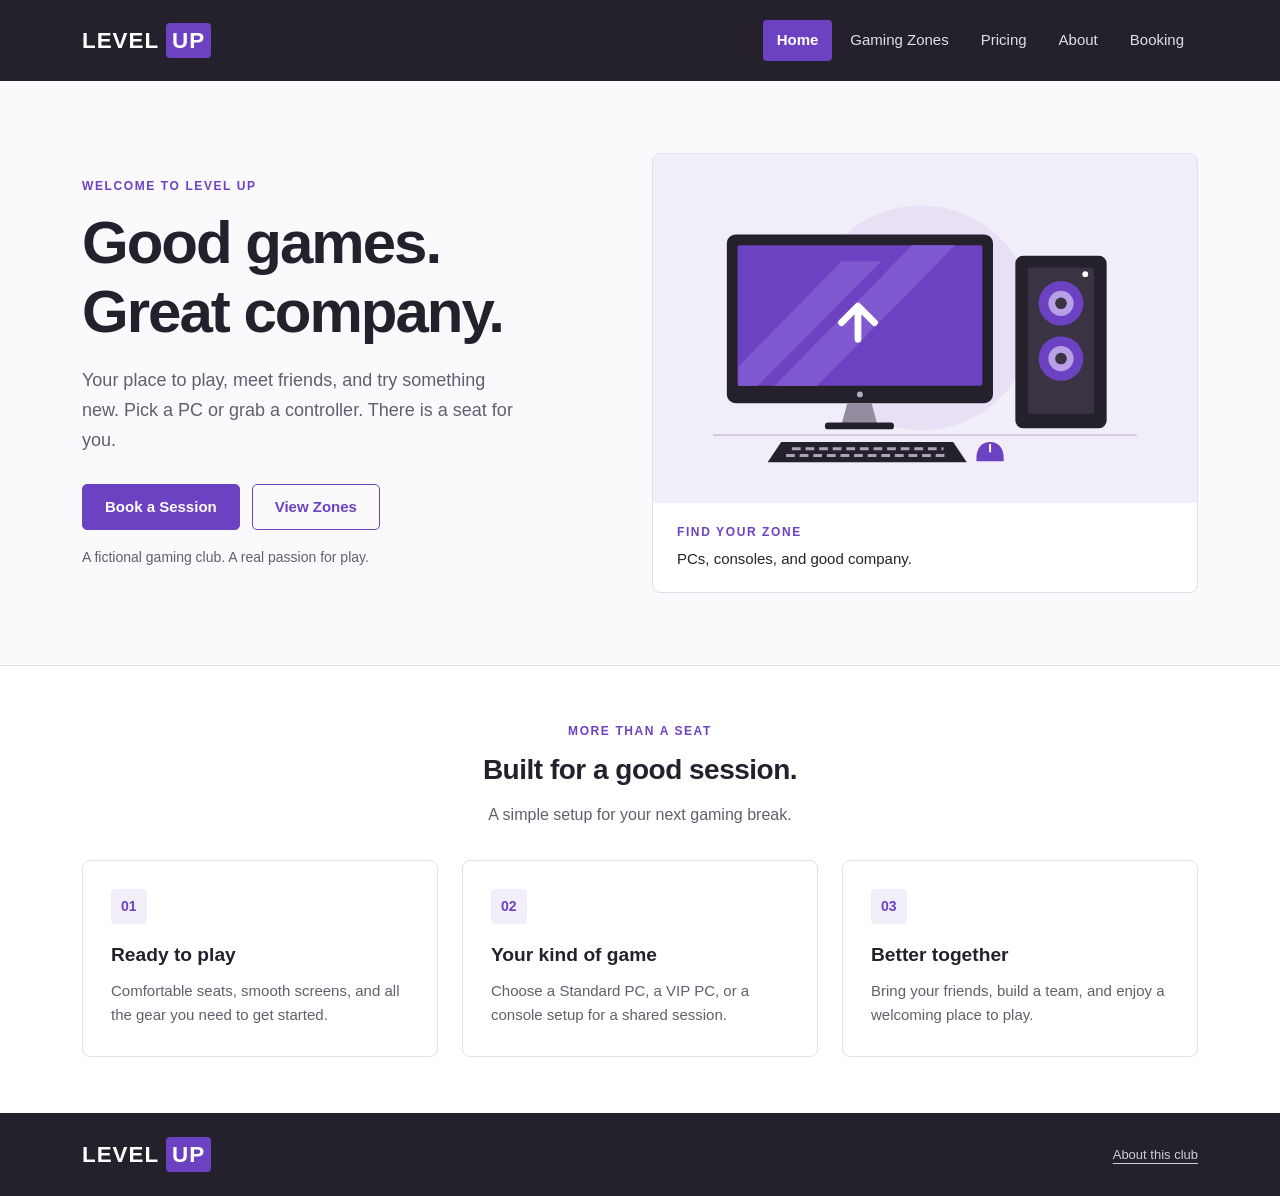
<file: index.html>
<!DOCTYPE html>
<html lang="en">
<head>
  <meta charset="UTF-8">
  <meta name="viewport" content="width=device-width, initial-scale=1.0">
  <meta name="description" content="Meet LEVEL UP, a fictional gaming club with PC and console zones. A student web project.">
  <title>LEVEL UP | Home</title>
  <link rel="stylesheet" href="vendor/bootstrap/bootstrap.min.css">
  <link rel="stylesheet" href="css/style.css">
</head>
<body>
  <a class="skip-link" href="#main-content">Skip to content</a>
  <header class="site-header">
    <div class="container header-content">
      <a class="brand" href="index.html" aria-label="LEVEL UP home">LEVEL <span>UP</span></a>
      <nav aria-label="Main navigation">
        <ul class="nav-list">
          <li><a class="active" href="index.html" aria-current="page">Home</a></li>
          <li><a href="zones.html">Gaming Zones</a></li>
          <li><a href="pricing.html">Pricing</a></li>
          <li><a href="about.html">About</a></li>
          <li><a href="booking.html">Booking</a></li>
        </ul>
      </nav>
    </div>
  </header>

  <main id="main-content">
    <section id="hero" class="container" aria-labelledby="hero-title">
      <div class="row g-4 align-items-center">
        <div class="col-12 col-lg-6">
          <p class="eyebrow">Welcome to LEVEL UP</p>
          <h1 id="hero-title">Good games.<br>Great company.</h1>
          <p class="lead hero-description">Your place to play, meet friends, and try something new. Pick a PC or grab a controller. There is a seat for you.</p>
          <div class="button-group">
            <a class="btn btn-primary" href="booking.html">Book a Session</a>
            <a class="btn btn-outline-primary" href="zones.html">View Zones</a>
          </div>
          <p class="small-note mt-3 mb-0">A fictional gaming club. A real passion for play.</p>
        </div>
        <div class="col-12 col-lg-6">
          <div class="hero-picture">
            <img src="images/standard-pc.svg" alt="A gaming PC with a monitor, tower, keyboard, and mouse" width="560" height="360">
            <div class="picture-caption">
              <span class="eyebrow mb-0">Find your zone</span>
              <span>PCs, consoles, and good company.</span>
            </div>
          </div>
        </div>
      </div>
    </section>

    <section class="benefits-section section-space" aria-labelledby="benefits-title">
      <div class="container">
        <div class="section-heading text-center">
          <p class="eyebrow">More than a seat</p>
          <h2 id="benefits-title">Built for a good session.</h2>
          <p class="mb-0">A simple setup for your next gaming break.</p>
        </div>
        <div class="row g-4">
          <div class="col-12 col-md-4">
            <article class="benefit-card">
              <span class="feature-number" aria-hidden="true">01</span>
              <h3>Ready to play</h3>
              <p class="mb-0">Comfortable seats, smooth screens, and all the gear you need to get started.</p>
            </article>
          </div>
          <div class="col-12 col-md-4">
            <article class="benefit-card">
              <span class="feature-number" aria-hidden="true">02</span>
              <h3>Your kind of game</h3>
              <p class="mb-0">Choose a Standard PC, a VIP PC, or a console setup for a shared session.</p>
            </article>
          </div>
          <div class="col-12 col-md-4">
            <article class="benefit-card">
              <span class="feature-number" aria-hidden="true">03</span>
              <h3>Better together</h3>
              <p class="mb-0">Bring your friends, build a team, and enjoy a welcoming place to play.</p>
            </article>
          </div>
        </div>
      </div>
    </section>
  </main>

  <footer class="site-footer py-4">
    <div class="container footer-content">
      <a class="brand" href="index.html" aria-label="LEVEL UP home">LEVEL <span>UP</span></a>
      <a href="about.html">About this club</a>
    </div>
  </footer>
</body>
</html>
</file>
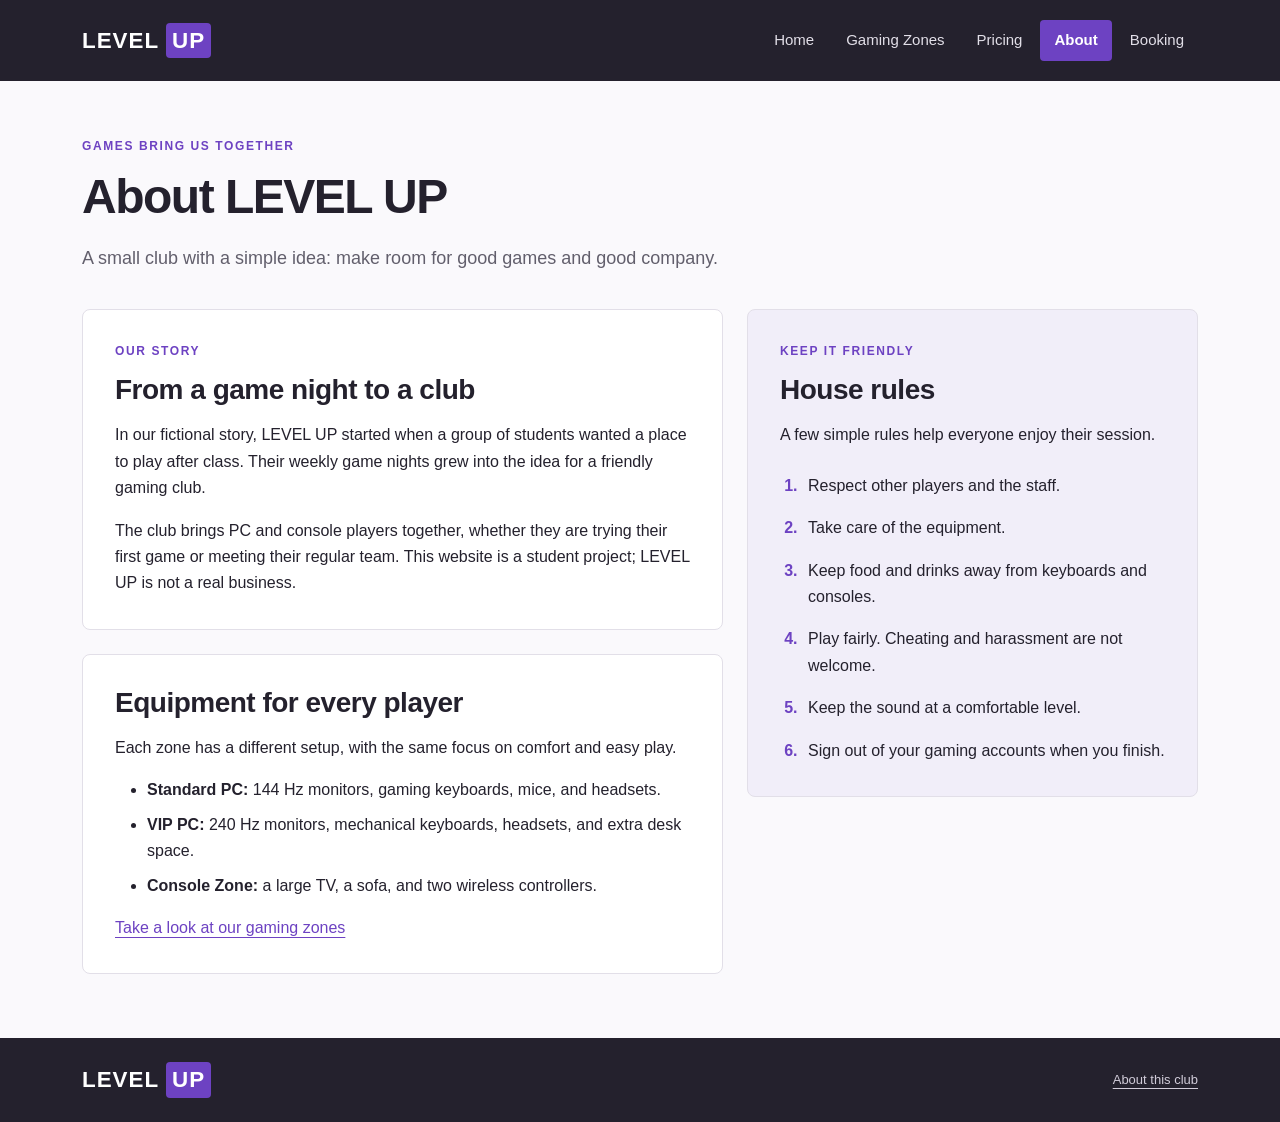
<file: about.html>
<!DOCTYPE html>
<html lang="en">
<head>
  <meta charset="UTF-8">
  <meta name="viewport" content="width=device-width, initial-scale=1.0">
  <meta name="description" content="Read the story, equipment list, and house rules of LEVEL UP, a fictional gaming club.">
  <title>LEVEL UP | About</title>
  <link rel="stylesheet" href="vendor/bootstrap/bootstrap.min.css">
  <link rel="stylesheet" href="css/style.css">
</head>
<body>
  <a class="skip-link" href="#main-content">Skip to content</a>
  <header class="site-header">
    <div class="container header-content">
      <a class="brand" href="index.html" aria-label="LEVEL UP home">LEVEL <span>UP</span></a>
      <nav aria-label="Main navigation">
        <ul class="nav-list">
          <li><a href="index.html">Home</a></li>
          <li><a href="zones.html">Gaming Zones</a></li>
          <li><a href="pricing.html">Pricing</a></li>
          <li><a class="active" href="about.html" aria-current="page">About</a></li>
          <li><a href="booking.html">Booking</a></li>
        </ul>
      </nav>
    </div>
  </header>

  <main id="main-content" class="container page-content">
    <div class="page-heading">
      <p class="eyebrow">Games bring us together</p>
      <h1>About LEVEL UP</h1>
      <p class="lead mb-0">A small club with a simple idea: make room for good games and good company.</p>
    </div>

    <div class="row g-4">
      <div class="col-12 col-lg-7">
        <section class="info-panel mb-4" aria-labelledby="story-title">
          <p class="eyebrow">Our story</p>
          <h2 id="story-title">From a game night to a club</h2>
          <p>In our fictional story, LEVEL UP started when a group of students wanted a place to play after class. Their weekly game nights grew into the idea for a friendly gaming club.</p>
          <p class="mb-0">The club brings PC and console players together, whether they are trying their first game or meeting their regular team. This website is a student project; LEVEL UP is not a real business.</p>
        </section>

        <section class="info-panel" aria-labelledby="equipment-title">
          <h2 id="equipment-title">Equipment for every player</h2>
          <p>Each zone has a different setup, with the same focus on comfort and easy play.</p>
          <ul class="mb-3">
            <li><strong>Standard PC:</strong> 144 Hz monitors, gaming keyboards, mice, and headsets.</li>
            <li><strong>VIP PC:</strong> 240 Hz monitors, mechanical keyboards, headsets, and extra desk space.</li>
            <li><strong>Console Zone:</strong> a large TV, a sofa, and two wireless controllers.</li>
          </ul>
          <a href="zones.html">Take a look at our gaming zones</a>
        </section>
      </div>

      <div class="col-12 col-lg-5">
        <section class="rules-panel" aria-labelledby="rules-title">
          <p class="eyebrow">Keep it friendly</p>
          <h2 id="rules-title">House rules</h2>
          <p>A few simple rules help everyone enjoy their session.</p>
          <ol class="rules-list">
            <li>Respect other players and the staff.</li>
            <li>Take care of the equipment.</li>
            <li>Keep food and drinks away from keyboards and consoles.</li>
            <li>Play fairly. Cheating and harassment are not welcome.</li>
            <li>Keep the sound at a comfortable level.</li>
            <li>Sign out of your gaming accounts when you finish.</li>
          </ol>
        </section>
      </div>
    </div>
  </main>

  <footer class="site-footer py-4">
    <div class="container footer-content">
      <a class="brand" href="index.html" aria-label="LEVEL UP home">LEVEL <span>UP</span></a>
      <a href="about.html">About this club</a>
    </div>
  </footer>
</body>
</html>
</file>
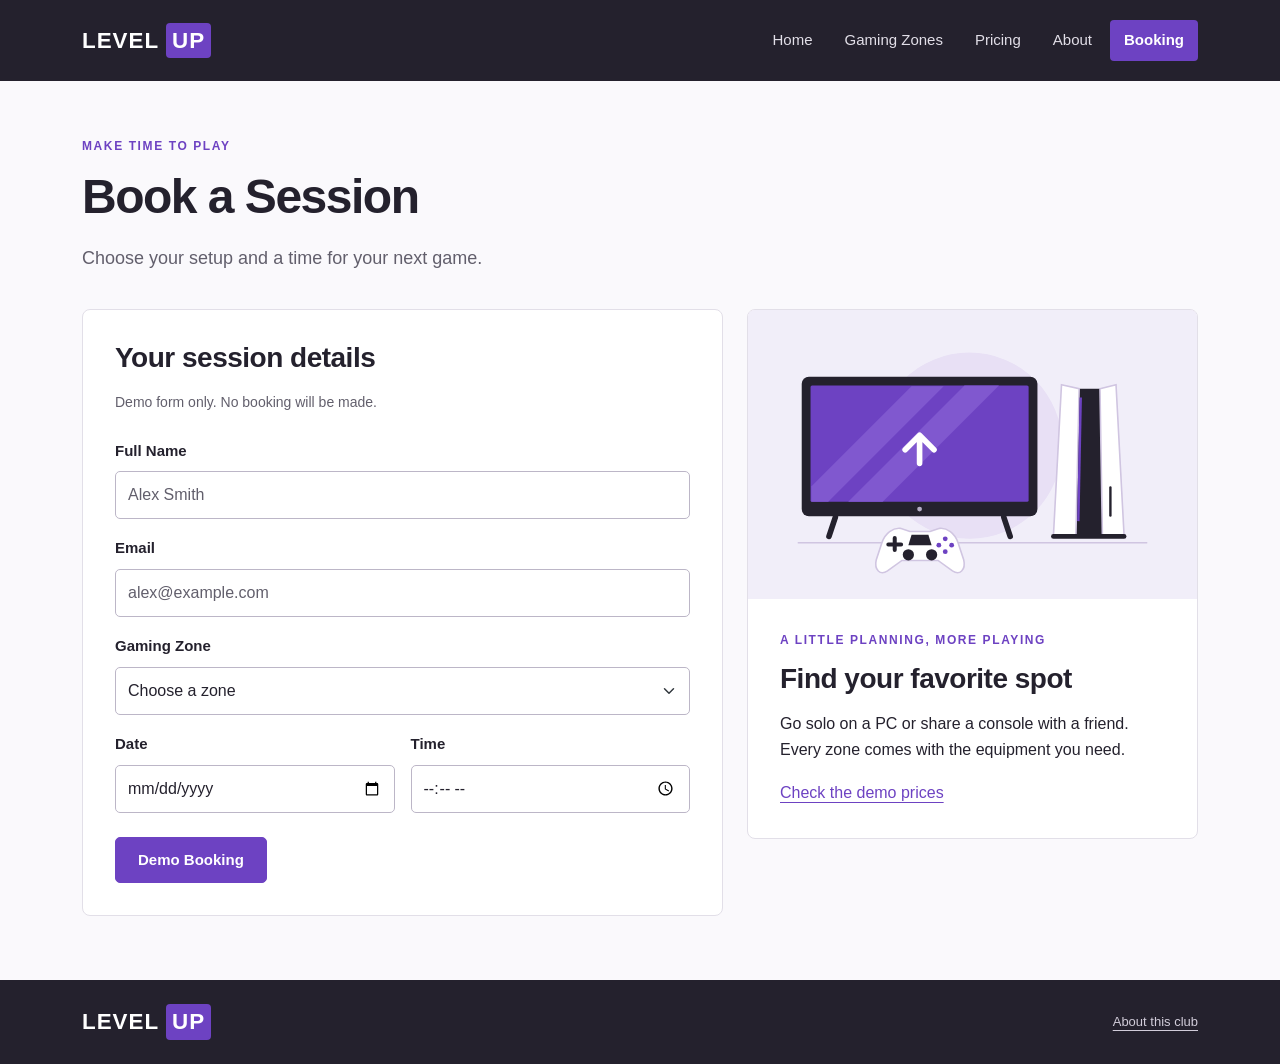
<file: booking.html>
<!DOCTYPE html>
<html lang="en">
<head>
  <meta charset="UTF-8">
  <meta name="viewport" content="width=device-width, initial-scale=1.0">
  <meta name="description" content="Try the LEVEL UP demo booking form. This student project does not create real reservations.">
  <title>LEVEL UP | Booking</title>
  <link rel="stylesheet" href="vendor/bootstrap/bootstrap.min.css">
  <link rel="stylesheet" href="css/style.css">
</head>
<body>
  <a class="skip-link" href="#main-content">Skip to content</a>
  <header class="site-header">
    <div class="container header-content">
      <a class="brand" href="index.html" aria-label="LEVEL UP home">LEVEL <span>UP</span></a>
      <nav aria-label="Main navigation">
        <ul class="nav-list">
          <li><a href="index.html">Home</a></li>
          <li><a href="zones.html">Gaming Zones</a></li>
          <li><a href="pricing.html">Pricing</a></li>
          <li><a href="about.html">About</a></li>
          <li><a class="active" href="booking.html" aria-current="page">Booking</a></li>
        </ul>
      </nav>
    </div>
  </header>

  <main id="main-content" class="container page-content">
    <div class="page-heading">
      <p class="eyebrow">Make time to play</p>
      <h1>Book a Session</h1>
      <p class="lead mb-0">Choose your setup and a time for your next game.</p>
    </div>

    <div class="row g-4">
      <div class="col-12 col-lg-7">
        <section class="info-panel" aria-labelledby="details-title">
          <h2 id="details-title">Your session details</h2>
          <p id="form-note" class="small-note mb-4">Demo form only. No booking will be made.</p>

          <form id="booking-form" aria-describedby="form-note">
            <div class="mb-3">
              <label class="form-label" for="full-name">Full Name</label>
              <input class="form-control" type="text" id="full-name" name="fullName" autocomplete="name" placeholder="Alex Smith" required>
            </div>
            <div class="mb-3">
              <label class="form-label" for="email">Email</label>
              <input class="form-control" type="email" id="email" name="email" autocomplete="email" placeholder="alex@example.com" required>
            </div>
            <div class="mb-3">
              <label class="form-label" for="gaming-zone">Gaming Zone</label>
              <select class="form-select" id="gaming-zone" name="gamingZone" required>
                <option value="" selected disabled>Choose a zone</option>
                <option value="standard-pc">Standard PC</option>
                <option value="vip-pc">VIP PC</option>
                <option value="console">Console Zone</option>
              </select>
            </div>
            <div class="row g-3 mb-4">
              <div class="col-12 col-sm-6">
                <label class="form-label" for="date">Date</label>
                <input class="form-control" type="date" id="date" name="date" required>
              </div>
              <div class="col-12 col-sm-6">
                <label class="form-label" for="time">Time</label>
                <input class="form-control" type="time" id="time" name="time" required>
              </div>
            </div>
            <button class="btn btn-primary" type="button">Demo Booking</button>
          </form>
        </section>
      </div>

      <div class="col-12 col-lg-5">
        <section class="booking-guide" aria-labelledby="guide-title">
          <img src="images/console.svg" alt="A game console and controller for playing with friends" width="560" height="360">
          <div class="guide-content">
            <p class="eyebrow">A little planning, more playing</p>
            <h2 id="guide-title">Find your favorite spot</h2>
            <p>Go solo on a PC or share a console with a friend. Every zone comes with the equipment you need.</p>
            <a href="pricing.html">Check the demo prices</a>
          </div>
        </section>
      </div>
    </div>
  </main>

  <footer class="site-footer py-4">
    <div class="container footer-content">
      <a class="brand" href="index.html" aria-label="LEVEL UP home">LEVEL <span>UP</span></a>
      <a href="about.html">About this club</a>
    </div>
  </footer>
</body>
</html>
</file>
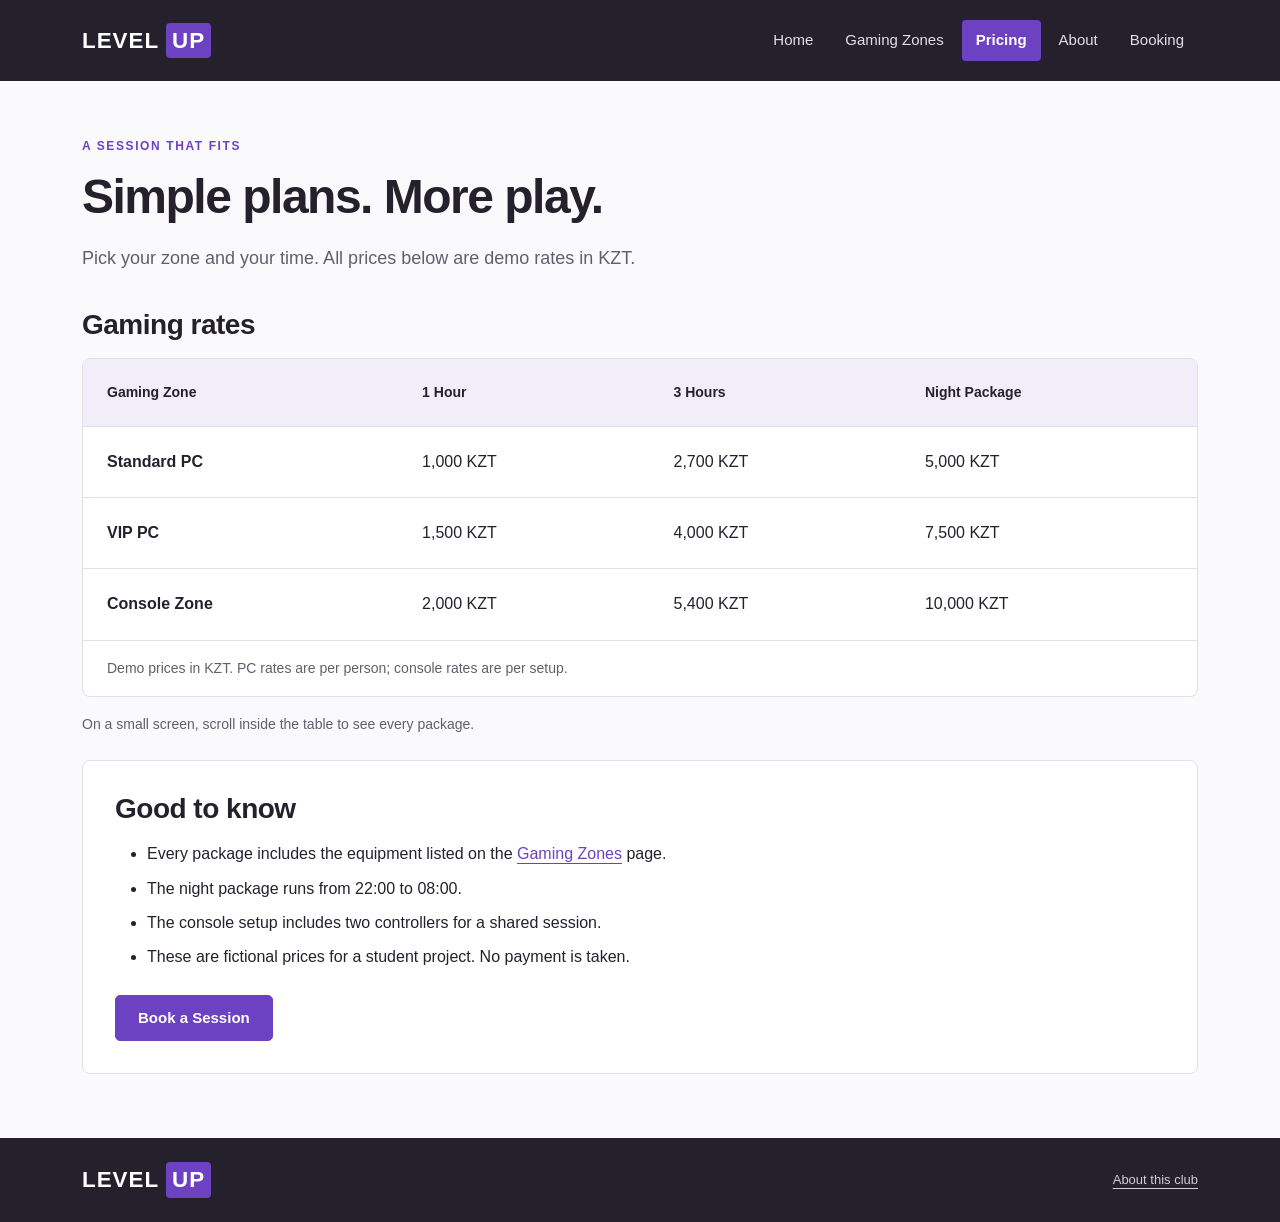
<file: pricing.html>
<!DOCTYPE html>
<html lang="en">
<head>
  <meta charset="UTF-8">
  <meta name="viewport" content="width=device-width, initial-scale=1.0">
  <meta name="description" content="Compare demonstration gaming rates in KZT for the fictional LEVEL UP club.">
  <title>LEVEL UP | Pricing</title>
  <link rel="stylesheet" href="vendor/bootstrap/bootstrap.min.css">
  <link rel="stylesheet" href="css/style.css">
</head>
<body>
  <a class="skip-link" href="#main-content">Skip to content</a>
  <header class="site-header">
    <div class="container header-content">
      <a class="brand" href="index.html" aria-label="LEVEL UP home">LEVEL <span>UP</span></a>
      <nav aria-label="Main navigation">
        <ul class="nav-list">
          <li><a href="index.html">Home</a></li>
          <li><a href="zones.html">Gaming Zones</a></li>
          <li><a class="active" href="pricing.html" aria-current="page">Pricing</a></li>
          <li><a href="about.html">About</a></li>
          <li><a href="booking.html">Booking</a></li>
        </ul>
      </nav>
    </div>
  </header>

  <main id="main-content" class="container page-content">
    <div class="page-heading">
      <p class="eyebrow">A session that fits</p>
      <h1>Simple plans. More play.</h1>
      <p class="lead mb-0">Pick your zone and your time. All prices below are demo rates in KZT.</p>
    </div>

    <section aria-labelledby="rates-title">
      <h2 id="rates-title" class="mb-3">Gaming rates</h2>
      <div class="table-wrapper" role="region" aria-labelledby="rates-title" tabindex="0">
        <table class="table price-table mb-0">
          <caption>Demo prices in KZT. PC rates are per person; console rates are per setup.</caption>
          <thead>
            <tr>
              <th scope="col">Gaming Zone</th>
              <th scope="col">1 Hour</th>
              <th scope="col">3 Hours</th>
              <th scope="col">Night Package</th>
            </tr>
          </thead>
          <tbody>
            <tr>
              <th scope="row">Standard PC</th>
              <td>1,000 KZT</td>
              <td>2,700 KZT</td>
              <td>5,000 KZT</td>
            </tr>
            <tr>
              <th scope="row">VIP PC</th>
              <td>1,500 KZT</td>
              <td>4,000 KZT</td>
              <td>7,500 KZT</td>
            </tr>
            <tr>
              <th scope="row">Console Zone</th>
              <td>2,000 KZT</td>
              <td>5,400 KZT</td>
              <td>10,000 KZT</td>
            </tr>
          </tbody>
        </table>
      </div>
      <p class="small-note mt-3">On a small screen, scroll inside the table to see every package.</p>
    </section>

    <section class="info-panel mt-4" aria-labelledby="included-title">
      <h2 id="included-title">Good to know</h2>
      <ul class="mb-4">
        <li>Every package includes the equipment listed on the <a href="zones.html">Gaming Zones</a> page.</li>
        <li>The night package runs from 22:00 to 08:00.</li>
        <li>The console setup includes two controllers for a shared session.</li>
        <li>These are fictional prices for a student project. No payment is taken.</li>
      </ul>
      <a class="btn btn-primary" href="booking.html">Book a Session</a>
    </section>
  </main>

  <footer class="site-footer py-4">
    <div class="container footer-content">
      <a class="brand" href="index.html" aria-label="LEVEL UP home">LEVEL <span>UP</span></a>
      <a href="about.html">About this club</a>
    </div>
  </footer>
</body>
</html>
</file>
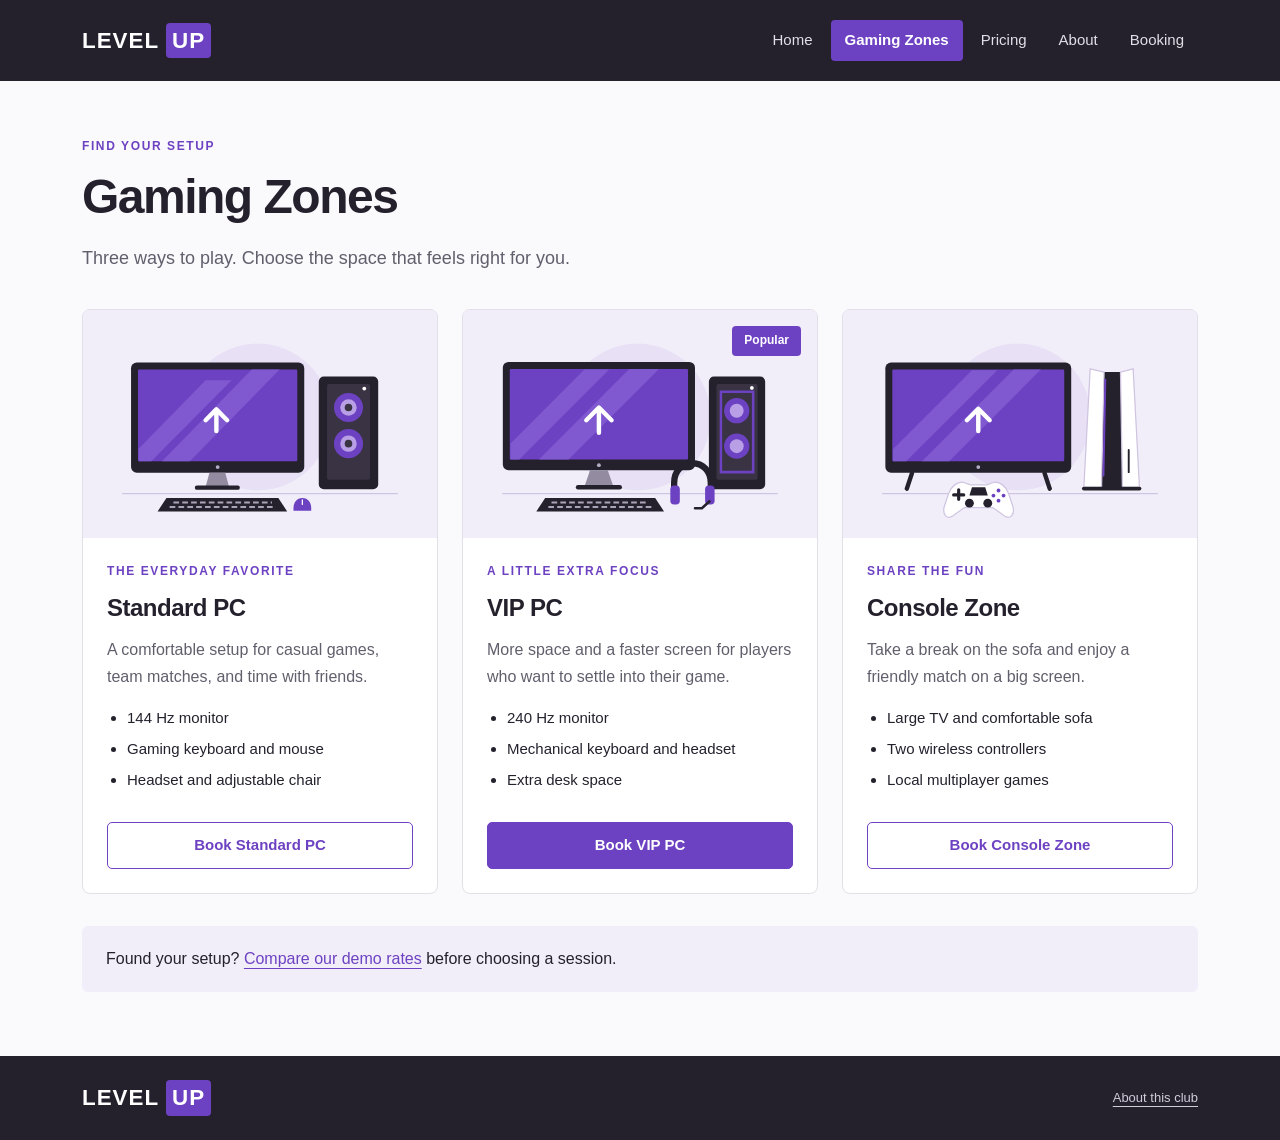
<file: zones.html>
<!DOCTYPE html>
<html lang="en">
<head>
  <meta charset="UTF-8">
  <meta name="viewport" content="width=device-width, initial-scale=1.0">
  <meta name="description" content="Explore the Standard PC, VIP PC, and Console Zone at the fictional LEVEL UP gaming club.">
  <title>LEVEL UP | Gaming Zones</title>
  <link rel="stylesheet" href="vendor/bootstrap/bootstrap.min.css">
  <link rel="stylesheet" href="css/style.css">
</head>
<body>
  <a class="skip-link" href="#main-content">Skip to content</a>
  <header class="site-header">
    <div class="container header-content">
      <a class="brand" href="index.html" aria-label="LEVEL UP home">LEVEL <span>UP</span></a>
      <nav aria-label="Main navigation">
        <ul class="nav-list">
          <li><a href="index.html">Home</a></li>
          <li><a class="active" href="zones.html" aria-current="page">Gaming Zones</a></li>
          <li><a href="pricing.html">Pricing</a></li>
          <li><a href="about.html">About</a></li>
          <li><a href="booking.html">Booking</a></li>
        </ul>
      </nav>
    </div>
  </header>

  <main id="main-content" class="container page-content">
    <div class="page-heading">
      <p class="eyebrow">Find your setup</p>
      <h1>Gaming Zones</h1>
      <p class="lead mb-0">Three ways to play. Choose the space that feels right for you.</p>
    </div>

    <div class="zones-grid">
      <article class="zone-card">
        <img src="images/standard-pc.svg" alt="A Standard PC setup with a monitor, tower, keyboard, and mouse" width="560" height="360">
        <div class="zone-content">
          <p class="eyebrow">The everyday favorite</p>
          <h2>Standard PC</h2>
          <p>A comfortable setup for casual games, team matches, and time with friends.</p>
          <ul class="feature-list">
            <li>144 Hz monitor</li>
            <li>Gaming keyboard and mouse</li>
            <li>Headset and adjustable chair</li>
          </ul>
          <a class="btn btn-outline-primary" href="booking.html">Book Standard PC</a>
        </div>
      </article>

      <article class="zone-card">
        <span class="popular-badge">Popular</span>
        <img src="images/vip-pc.svg" alt="A VIP gaming PC with a wide monitor, tower, and headphones" width="560" height="360">
        <div class="zone-content">
          <p class="eyebrow">A little extra focus</p>
          <h2>VIP PC</h2>
          <p>More space and a faster screen for players who want to settle into their game.</p>
          <ul class="feature-list">
            <li>240 Hz monitor</li>
            <li>Mechanical keyboard and headset</li>
            <li>Extra desk space</li>
          </ul>
          <a class="btn btn-primary" href="booking.html">Book VIP PC</a>
        </div>
      </article>

      <article class="zone-card">
        <img src="images/console.svg" alt="A game console beside a controller, ready for a shared gaming session" width="560" height="360">
        <div class="zone-content">
          <p class="eyebrow">Share the fun</p>
          <h2>Console Zone</h2>
          <p>Take a break on the sofa and enjoy a friendly match on a big screen.</p>
          <ul class="feature-list">
            <li>Large TV and comfortable sofa</li>
            <li>Two wireless controllers</li>
            <li>Local multiplayer games</li>
          </ul>
          <a class="btn btn-outline-primary" href="booking.html">Book Console Zone</a>
        </div>
      </article>
    </div>

    <div class="page-note">
      <p class="mb-0">Found your setup? <a href="pricing.html">Compare our demo rates</a> before choosing a session.</p>
    </div>
  </main>

  <footer class="site-footer py-4">
    <div class="container footer-content">
      <a class="brand" href="index.html" aria-label="LEVEL UP home">LEVEL <span>UP</span></a>
      <a href="about.html">About this club</a>
    </div>
  </footer>
</body>
</html>
</file>
<file: css/style.css>
:root {
  --accent: #6d42c2;
  --accent-light: #f1eef9;
  --dark: #24212d;
  --muted: #625f6c;
  --border: #e2dfe8;
}

*,
*::before,
*::after {
  box-sizing: border-box;
}

body {
  margin: 0;
  min-height: 100vh;
  display: flex;
  flex-direction: column;
  font-family: Arial, Helvetica, sans-serif;
  line-height: 1.65;
  color: var(--dark);
  background: #faf9fc;
}

main {
  flex: 1;
}

img {
  display: block;
  max-width: 100%;
  height: auto;
}

a {
  color: var(--accent);
  text-underline-offset: 4px;
}

a:hover {
  color: var(--dark);
}

a:focus-visible,
button:focus-visible,
input:focus-visible,
select:focus-visible,
[tabindex]:focus-visible {
  outline: 3px solid var(--accent);
  outline-offset: 4px;
}

h1,
h2,
h3 {
  font-weight: 700;
  line-height: 1.15;
}

h1 {
  margin-bottom: 20px;
  font-size: 3rem;
  letter-spacing: -1.5px;
}

h2 {
  margin-bottom: 16px;
  font-size: 1.75rem;
  letter-spacing: -0.5px;
}

h3 {
  margin-bottom: 12px;
  font-size: 1.2rem;
}

.lead {
  color: var(--muted);
  font-size: 1.125rem;
  font-weight: 400;
}

.small-note {
  color: var(--muted);
  font-size: 0.875rem;
}

.eyebrow {
  margin-bottom: 12px;
  color: var(--accent);
  font-size: 0.75rem;
  font-weight: 700;
  letter-spacing: 1.6px;
  text-transform: uppercase;
}

.site-header,
.site-footer {
  color: #fff;
  background: var(--dark);
}

/* Flexbox keeps the navigation visible and lets links wrap. */
.header-content,
.nav-list,
.footer-content,
.button-group {
  display: flex;
  align-items: center;
  flex-wrap: wrap;
}

.header-content {
  justify-content: space-between;
  gap: 16px 32px;
  padding-top: 20px;
  padding-bottom: 20px;
}

.brand {
  color: #fff;
  font-size: 1.4rem;
  font-weight: 800;
  letter-spacing: 1px;
  line-height: 1.4;
  text-decoration: none;
  white-space: nowrap;
}

.brand span {
  display: inline-block;
  padding: 2px 6px;
  border-radius: 4px;
  background: var(--accent);
}

.brand:hover {
  color: #fff;
}

.nav-list {
  gap: 4px;
  margin: 0;
  padding: 0;
  list-style: none;
}

.nav-list a {
  display: block;
  padding: 8px 14px;
  border-radius: 4px;
  color: #e2dfe8;
  font-size: 0.9375rem;
  text-decoration: none;
}

.nav-list a:hover {
  color: #fff;
  background: #383441;
}

.nav-list a.active {
  color: #fff;
  background: var(--accent);
  font-weight: 700;
}

.site-header a:focus-visible,
.site-footer a:focus-visible {
  outline-color: #fff;
}

.skip-link {
  position: absolute;
  top: -100px;
  left: 12px;
  z-index: 10;
  padding: 12px 20px;
  color: #fff;
  background: var(--dark);
}

.skip-link:focus {
  top: 12px;
  color: #fff;
}

.btn {
  padding: 11px 22px;
  border-radius: 5px;
  font-size: 0.9375rem;
  font-weight: 700;
}

.btn-primary {
  --bs-btn-bg: var(--accent);
  --bs-btn-border-color: var(--accent);
  --bs-btn-hover-bg: #56329d;
  --bs-btn-hover-border-color: #56329d;
  --bs-btn-active-bg: #56329d;
  --bs-btn-active-border-color: #56329d;
  --bs-btn-focus-shadow-rgb: 109, 66, 194;
}

.btn-outline-primary {
  --bs-btn-color: var(--accent);
  --bs-btn-border-color: var(--accent);
  --bs-btn-hover-color: #fff;
  --bs-btn-hover-bg: var(--accent);
  --bs-btn-hover-border-color: var(--accent);
  --bs-btn-active-bg: var(--accent);
  --bs-btn-active-border-color: var(--accent);
  --bs-btn-focus-shadow-rgb: 109, 66, 194;
}

.button-group {
  gap: 12px;
}

#hero {
  padding-top: 72px;
  padding-bottom: 72px;
}

#hero h1 {
  font-size: 3.75rem;
  letter-spacing: -2px;
}

.hero-description {
  max-width: 440px;
  margin-bottom: 28px;
}

.hero-picture,
.zone-card,
.info-panel,
.booking-guide {
  overflow: hidden;
  border: 1px solid var(--border);
  border-radius: 8px;
  background: #fff;
}

.hero-picture img,
.zone-card img,
.booking-guide img {
  width: 100%;
  background: var(--accent-light);
}

.picture-caption {
  display: flex;
  flex-direction: column;
  gap: 4px;
  padding: 20px 24px;
  font-size: 0.9375rem;
}

.section-space {
  padding-top: 56px;
  padding-bottom: 56px;
}

.benefits-section {
  border-top: 1px solid var(--border);
  background: #fff;
}

.section-heading {
  margin-bottom: 32px;
}

.section-heading > p:last-child {
  color: var(--muted);
}

.benefit-card {
  height: 100%;
  padding: 28px;
  border: 1px solid var(--border);
  border-radius: 8px;
}

.benefit-card p {
  color: var(--muted);
  font-size: 0.9375rem;
}

.feature-number {
  display: inline-block;
  margin-bottom: 20px;
  padding: 6px 10px;
  border-radius: 4px;
  color: var(--accent);
  background: var(--accent-light);
  font-size: 0.875rem;
  font-weight: 700;
}

.page-content {
  padding-top: 56px;
  padding-bottom: 64px;
}

.page-heading {
  max-width: 760px;
  margin-bottom: 36px;
}

/* CSS Grid: three columns, then two and one in the media queries. */
.zones-grid {
  display: grid;
  grid-template-columns: repeat(3, minmax(0, 1fr));
  gap: 24px;
}

/* The badge is positioned relative to its own card. */
.zone-card {
  position: relative;
  display: flex;
  flex-direction: column;
}

.popular-badge {
  position: absolute;
  top: 16px;
  right: 16px;
  padding: 5px 12px;
  border-radius: 4px;
  color: #fff;
  background: var(--accent);
  font-size: 0.75rem;
  font-weight: 700;
}

.zone-content {
  display: flex;
  flex: 1;
  flex-direction: column;
  align-items: flex-start;
  padding: 24px;
}

.zone-content h2 {
  font-size: 1.5rem;
}

.zone-content > p:not(.eyebrow) {
  color: var(--muted);
}

.feature-list {
  margin-bottom: 24px;
  padding-left: 20px;
  font-size: 0.9375rem;
}

.feature-list li {
  margin-bottom: 6px;
}

.zone-content .btn {
  width: 100%;
  margin-top: auto;
}

.page-note {
  margin-top: 32px;
  padding: 20px 24px;
  border-radius: 6px;
  background: var(--accent-light);
}

.table-wrapper {
  max-width: 100%;
  overflow-x: auto;
  border: 1px solid var(--border);
  border-radius: 8px;
  background: #fff;
}

.price-table {
  min-width: 640px;
  --bs-table-color: var(--dark);
  --bs-table-border-color: var(--border);
}

.price-table caption {
  padding: 16px 24px;
  color: var(--muted);
  font-size: 0.875rem;
}

.price-table th,
.price-table td {
  padding: 22px 24px;
  vertical-align: middle;
  white-space: nowrap;
}

.price-table thead th {
  background: var(--accent-light);
  font-size: 0.875rem;
}

.info-panel,
.rules-panel,
.guide-content {
  padding: 32px;
}

.info-panel li {
  margin-bottom: 8px;
}

.rules-panel {
  border: 1px solid var(--border);
  border-radius: 8px;
  background: var(--accent-light);
}

.rules-list {
  margin: 24px 0 0;
  padding-left: 22px;
}

.rules-list li {
  padding-left: 6px;
  margin-bottom: 16px;
}

.rules-list li:last-child {
  margin-bottom: 0;
}

.rules-list li::marker {
  color: var(--accent);
  font-weight: 700;
}

.form-label {
  font-size: 0.9375rem;
  font-weight: 700;
}

.form-control,
.form-select {
  min-height: 48px;
  border-color: #bcb6c7;
  border-radius: 5px;
  color: var(--dark);
  font-family: inherit;
}

.form-control:focus,
.form-select:focus {
  border-color: var(--accent);
  box-shadow: 0 0 0 3px var(--accent-light);
}

.form-control::placeholder {
  color: var(--muted);
}

.footer-content {
  justify-content: space-between;
  gap: 16px 24px;
}

.site-footer p,
.site-footer > div > a:last-child {
  color: #d1ccd9;
  font-size: 0.8125rem;
}

.site-footer > div > a:last-child:hover {
  color: #fff;
}

/* Tablet: two zone cards and a navigation row below the brand. */
@media (max-width: 992px) {
  .header-content {
    flex-direction: column;
    align-items: flex-start;
    gap: 12px;
  }

  .zones-grid {
    grid-template-columns: repeat(2, minmax(0, 1fr));
  }

  #hero {
    padding-top: 48px;
    padding-bottom: 48px;
  }

  .hero-description {
    max-width: 620px;
  }

  .hero-picture {
    max-width: 600px;
  }
}

/* Phone: one zone card, smaller headings, and reduced spacing. */
@media (max-width: 576px) {
  .header-content {
    padding-top: 16px;
    padding-bottom: 16px;
  }

  .nav-list {
    gap: 4px 2px;
  }

  .nav-list a {
    padding: 8px 10px;
    font-size: 0.875rem;
  }

  h1,
  #hero h1 {
    font-size: 2.375rem;
    letter-spacing: -1px;
  }

  h2 {
    font-size: 1.5rem;
  }

  #hero,
  .section-space,
  .page-content {
    padding-top: 32px;
    padding-bottom: 32px;
  }

  .page-heading,
  .section-heading {
    margin-bottom: 28px;
  }

  .zones-grid {
    grid-template-columns: 1fr;
  }

  .benefit-card,
  .info-panel,
  .rules-panel,
  .guide-content,
  .zone-content {
    padding: 24px;
  }

  .footer-content {
    flex-direction: column;
    align-items: flex-start;
  }
}
</file>
